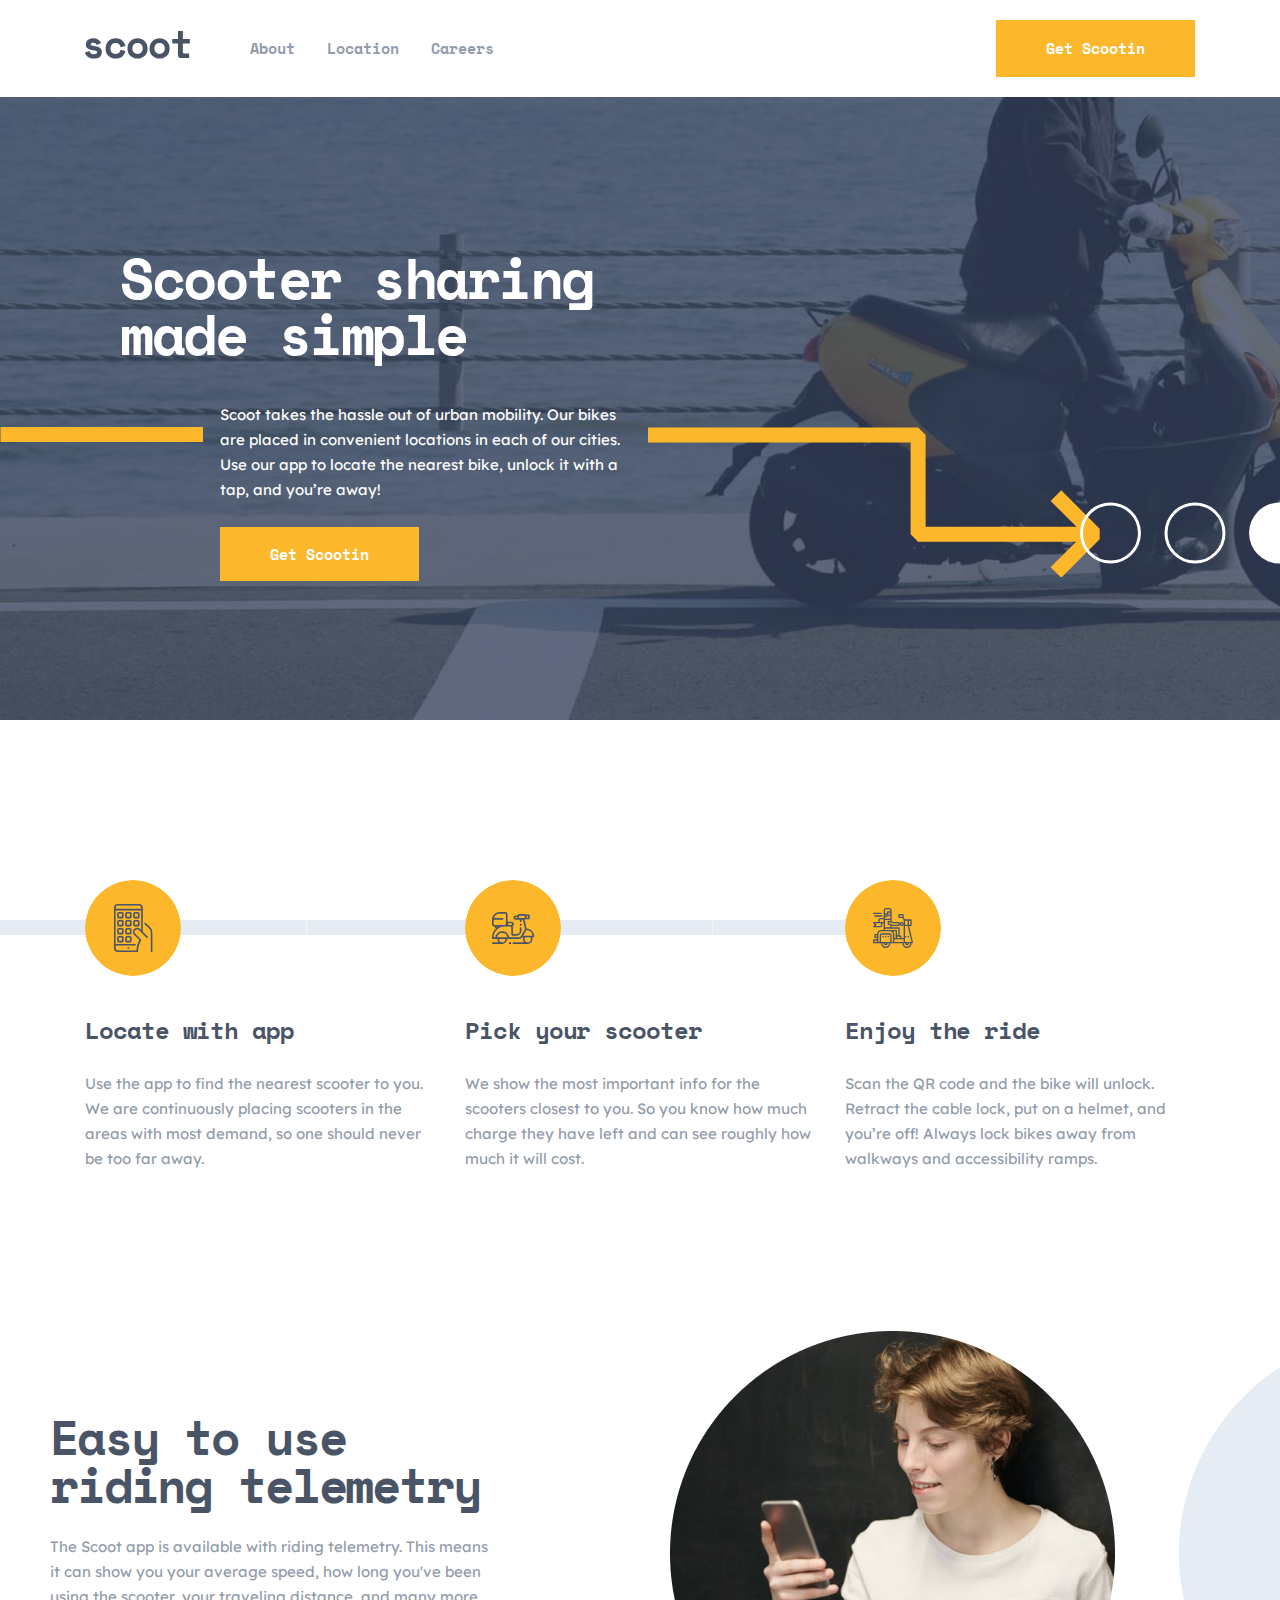
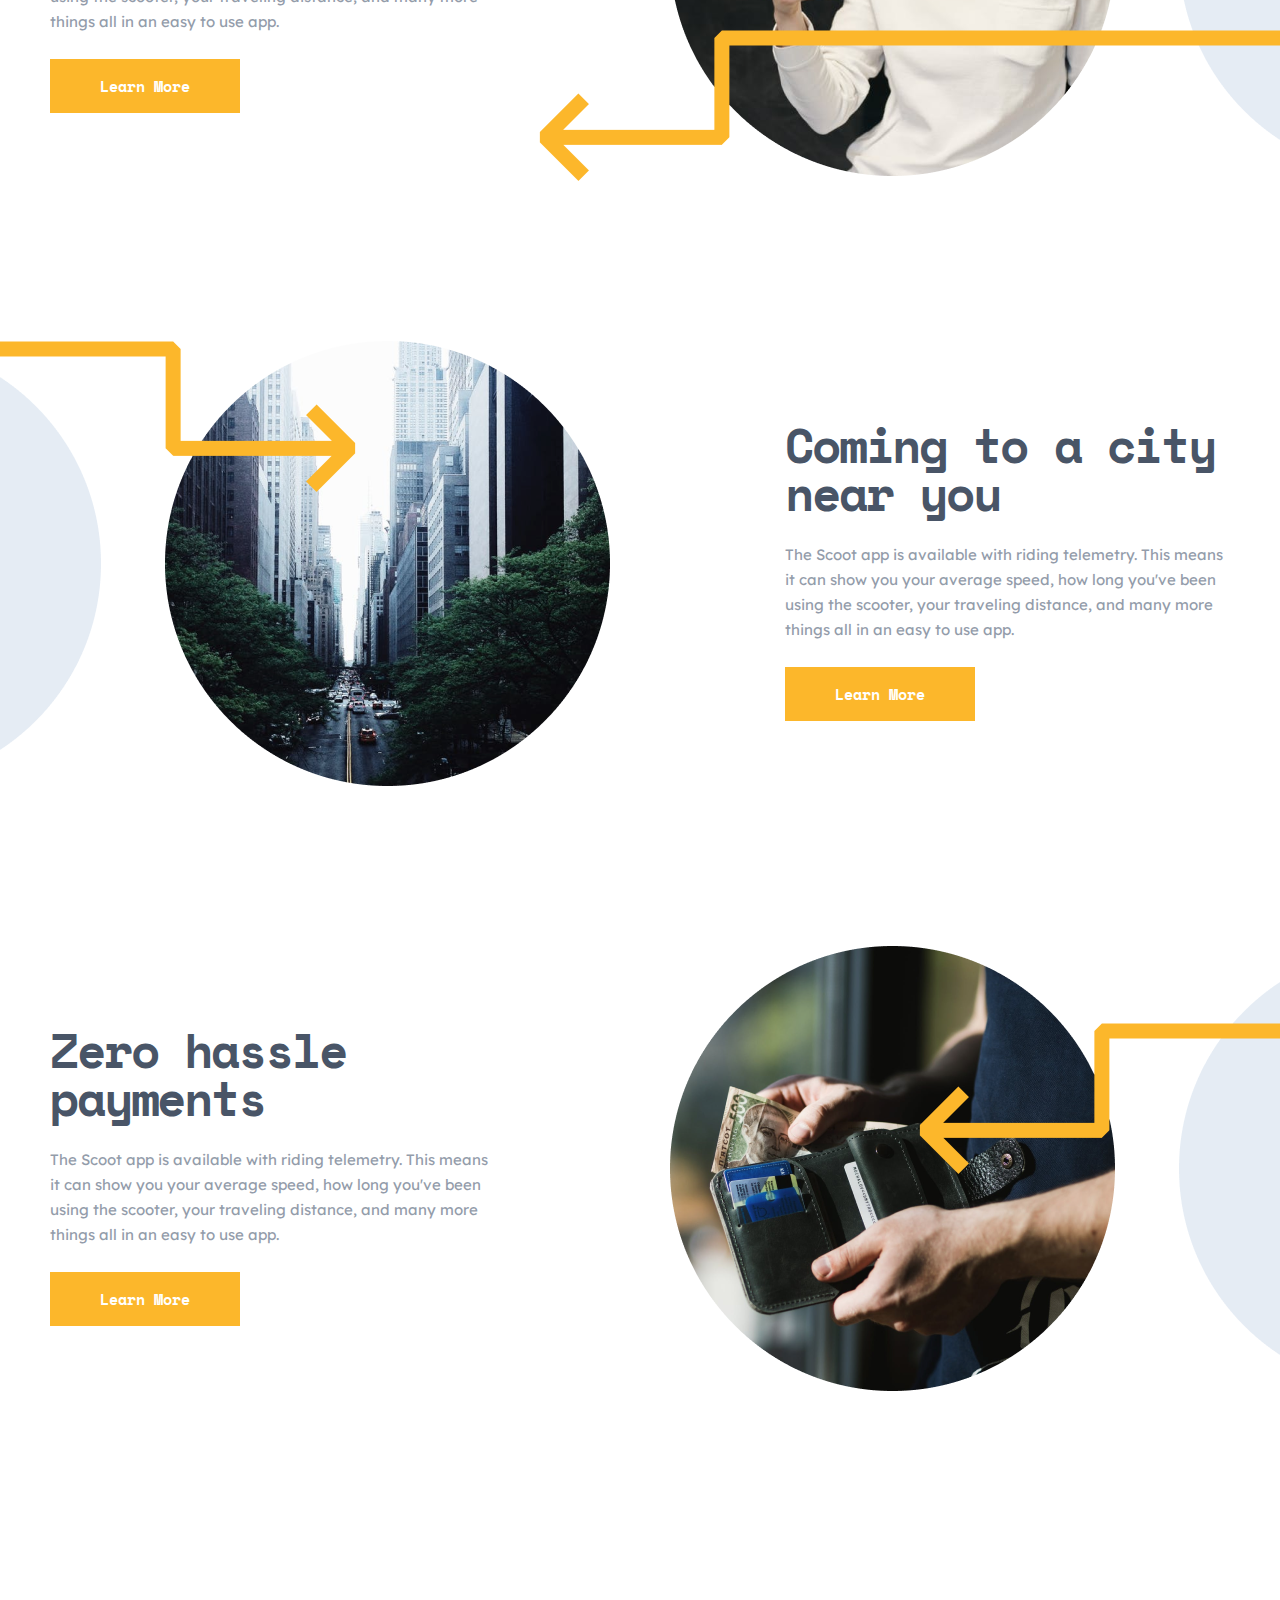
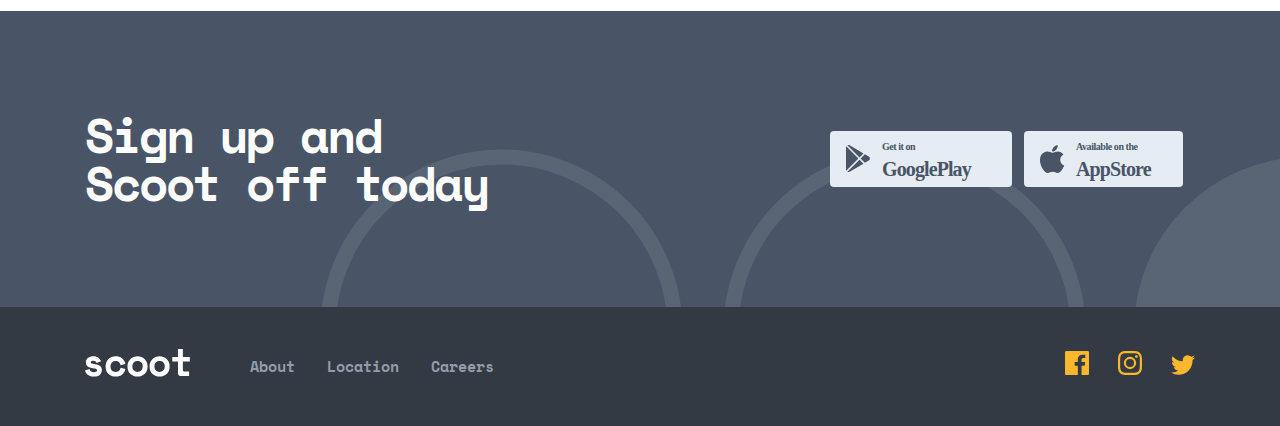
<file: index.html>
<!DOCTYPE html>
<html lang="en">
<head>
    <meta charset="UTF-8">
    <meta http-equiv="X-UA-Compatible" content="IE=edge">
    <meta name="viewport" content="width=device-width, initial-scale=1.0">
    <title>Scoot</title>
    <!-- CSS LINKS  -->
    <link rel="stylesheet" href="css/normalize.min.css">
    <link rel="stylesheet" href="css/styles.css">

    <!--FAVICON-->

    <link rel="shortcut icon" href="assets/favicon-32x32.png" type="image/x-icon">
</head>
<body>

    <!-- HEADER  -->
    <header class="site-header">
        <div class="container site-header__container">
            <div class="wrapper wrapper-icons">
                <button class="toggle"></button>
                <a class="logo-img" href="index.html"><img class="logo" src="assets/logo.svg" alt="Site Logo" width="105" height="28"></a>
            </div>

            <div class="wrapper wrapper-nav">
                <ul class="nav-list">
                    <li class="nav-item">
                        <a href="about.html" class="nav-link">About</a>
                    </li>
                    <li class="nav-item">
                        <a href="location.html" class="nav-link">Location</a>
                    </li>
                    <li class="nav-item">
                        <a href="careers.html" class="nav-link">Careers</a>
                    </li>
                </ul>

                <a href="#" class="button">Get scootin</a>
            </div>
        </div>
    </header>


    <!-- MAIN  -->
    <main class="site-main">
        <header class="main__header">
            <div class="main__header-info">
                <h1 class="main__header-caption">Scooter sharing <br> made simple</h1>
                <div class="main__header-text">
                    <p>Scoot takes the hassle out of urban mobility. Our bikes are placed in convenient locations in each of our cities. Use our app to locate the nearest bike, unlock it with a tap, and you’re away!</p>
                    <a class="button" href="#">Get scootin</a>
                </div>
            </div>
        </header>

        <section class="advantage">
            <div class="advantage-container container">
                <div class="advantage-container__text advantage-container__text-locate">
                    <h4>Locate with app</h4>
                    <p>Use the app to find the nearest scooter to you. We are continuously placing scooters in the areas with most demand, so one should never be too far away. </p>
                </div>

                <div class="advantage-container__text advantage-container__text-scooter">
                    <h4>Pick your scooter</h4>
                    <p>We show the most important info for the scooters closest to you. So you know how much charge they have left and can see roughly how much it will cost.</p>
                </div>

                <div class="advantage-container__text advantage-container__text-ride">
                    <h4>Enjoy the ride</h4>
                    <p>Scan the QR code and the bike will unlock. Retract the cable lock, put on a helmet, and you’re off! Always lock bikes away from walkways and accessibility ramps.</p>
                </div>
            </div>
        </section>

        <section class="main-info">
            <div class="main-info__container main-info__container-right">
                <div class="main-info__container-text">
                    <h2>Easy to use
                        riding telemetry</h2>
                    <p>The Scoot app is available with riding telemetry. This means it can show you your average speed, how long you've been using the scooter, your traveling distance, and many more things all in an easy to use app.</p>
                    <a class="button" href="#">Learn More</a>
                </div>
                <img class="desktop-image" src="assets/images/telemetry.png" alt="Telementry">
                <img class="mobile-image" src="assets/images/telemetry-mobile.png" alt="Telementry">
            </div>
            <div class="main-info__container main-info__container-left">
                <img class="desktop-image" src="assets/images/near-city.png" alt="Near City">
                <img class="mobile-image" src="assets/images/near-you-mobile.png" alt="Near City">
                <div class="main-info__container-text">
                    <h2>Coming to a city near you</h2>
                    <p>The Scoot app is available with riding telemetry. This means it can show you your average speed, how long you've been using the scooter, your traveling distance, and many more things all in an easy to use app.</p>
                    <a class="button" href="#">Learn More</a>
                </div>
            </div>
            <div class="main-info__container main-info__container-right">
                <div class="main-info__container-text">
                    <h2>Zero hassle payments</h2>
                    <p>The Scoot app is available with riding telemetry. This means it can show you your average speed, how long you've been using the scooter, your traveling distance, and many more things all in an easy to use app.</p>
                    <a class="button" href="#">Learn More</a>
                </div>
                <img class="desktop-image" src="assets/images/payments.png" alt="Payments">
                <img class="mobile-image" src="assets/images/payments-mobile.png" alt="Payments">
            </div>
        </section>

        
    </main>

    <footer class="site-footer">
        <div class="footer-scoot container">
            <div class="footer-scoot__text">
                <h2>Sign up and Scoot off today</h2>
            </div>
            <div class="footer-scoot__download">
                <a class="download-scoot__link" href="#"><img src="assets/icons/google-play.svg" alt="Download"></a>
                <a class="download-scoot__link" href="#"><img src="assets/icons/app-store.svg" alt="Download"></a>
            </div>
        </div>

        <div class="footer-nav">
            <div class="container site-footer__container">
                <div class="wrapper wrapper-icons">
                    <a class="logo-img" href="index.html"><img class="logo" src="assets/logo-white.svg" alt="Site Logo" width="105" height="28"></a>
                </div>
    
                <div class="wrapper wrapper-nav">
                    <ul class="nav-list">
                        <li class="nav-item">
                            <a href="about.html" class="nav-link">About</a>
                        </li>
                        <li class="nav-item">
                            <a href="location.html" class="nav-link">Location</a>
                        </li>
                        <li class="nav-item">
                            <a href="careers.html" class="nav-link">Careers</a>
                        </li>
                    </ul>
    
                    <div class="socials">
                        <a class="social-icon" href="http://facebook.com"><img src="assets/icons/facebook.svg" alt="Facebook"></a>
                        <a class="social-icon" href="http://instagram.com"><img src="assets/icons/instagram.svg" alt="Instagram"></a>
                        <a class="social-icon" href="http://twitter.com"><img src="assets/icons/twitter.svg" alt="Twitter"></a>
                    </div>
                </div>
            </div>
        </div>
    </footer>
    <script src="js/scripts.js"></script>
</body>
</html>
</file>
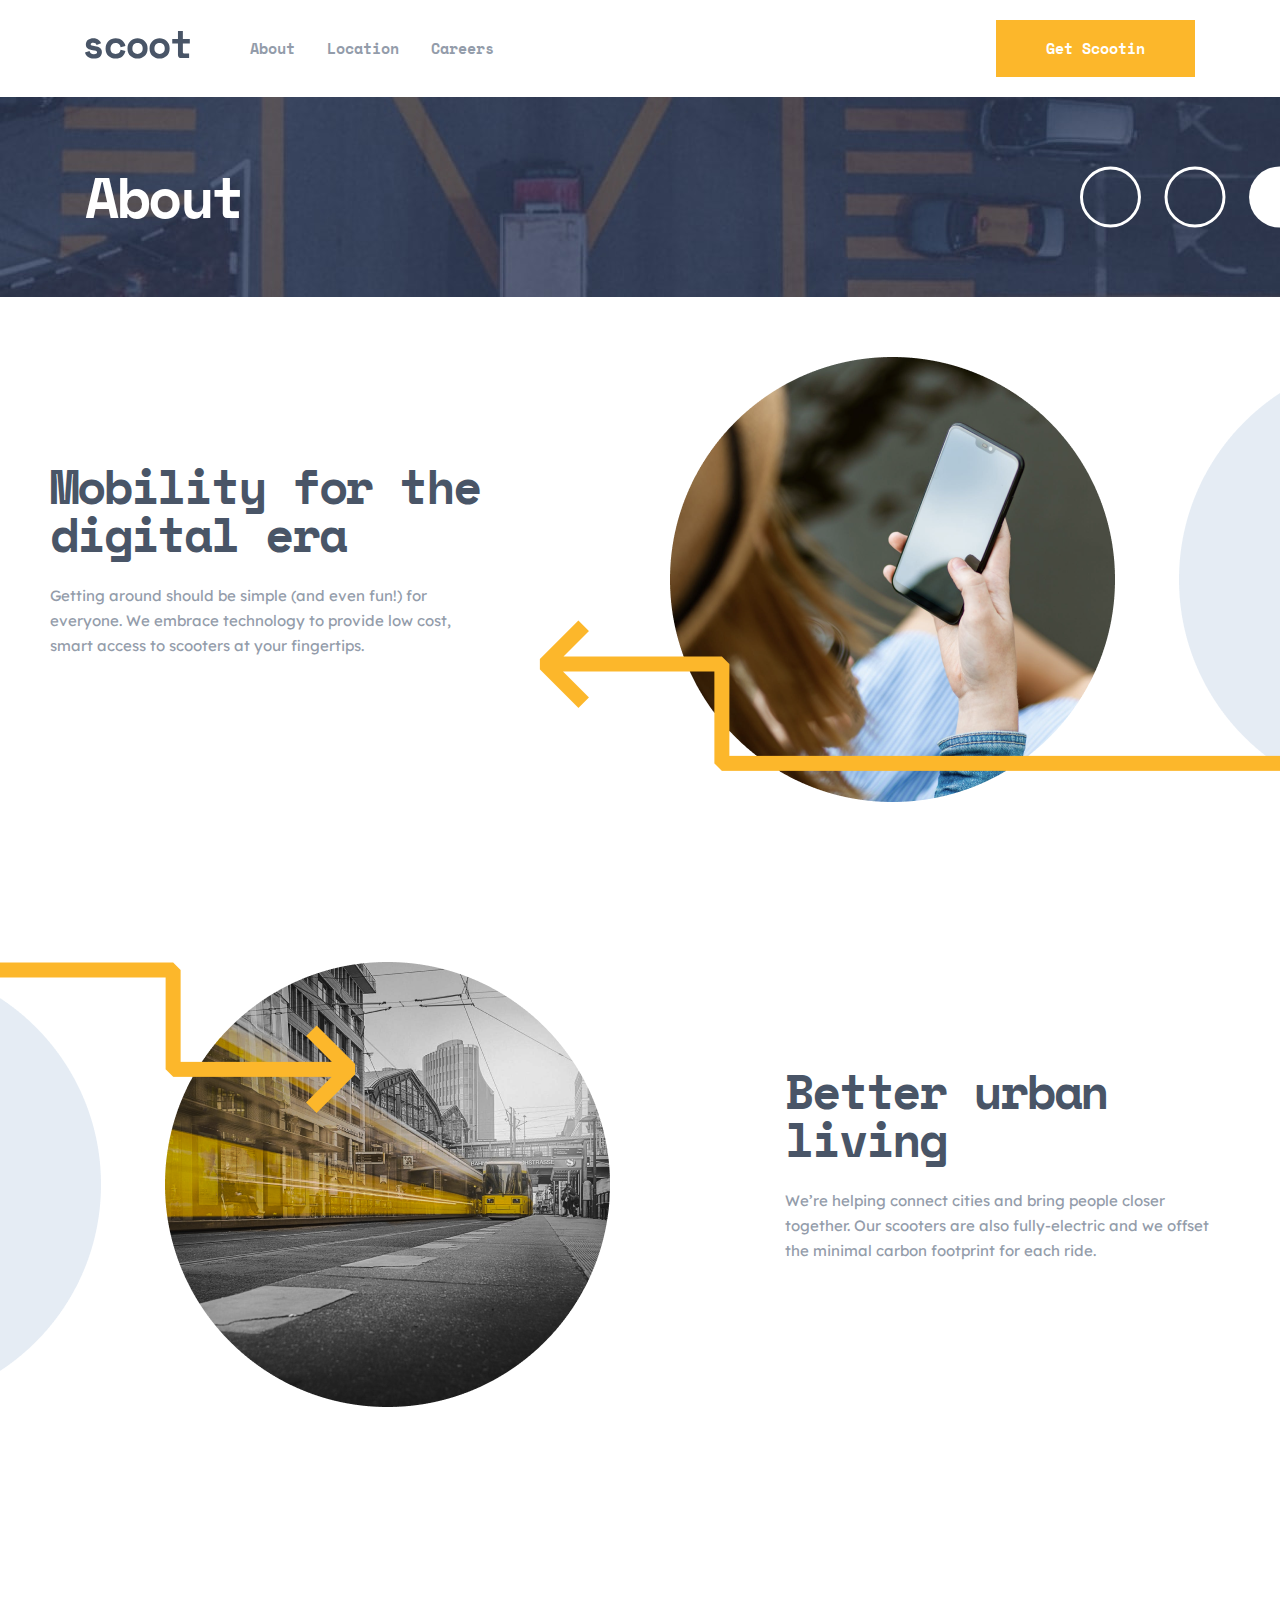
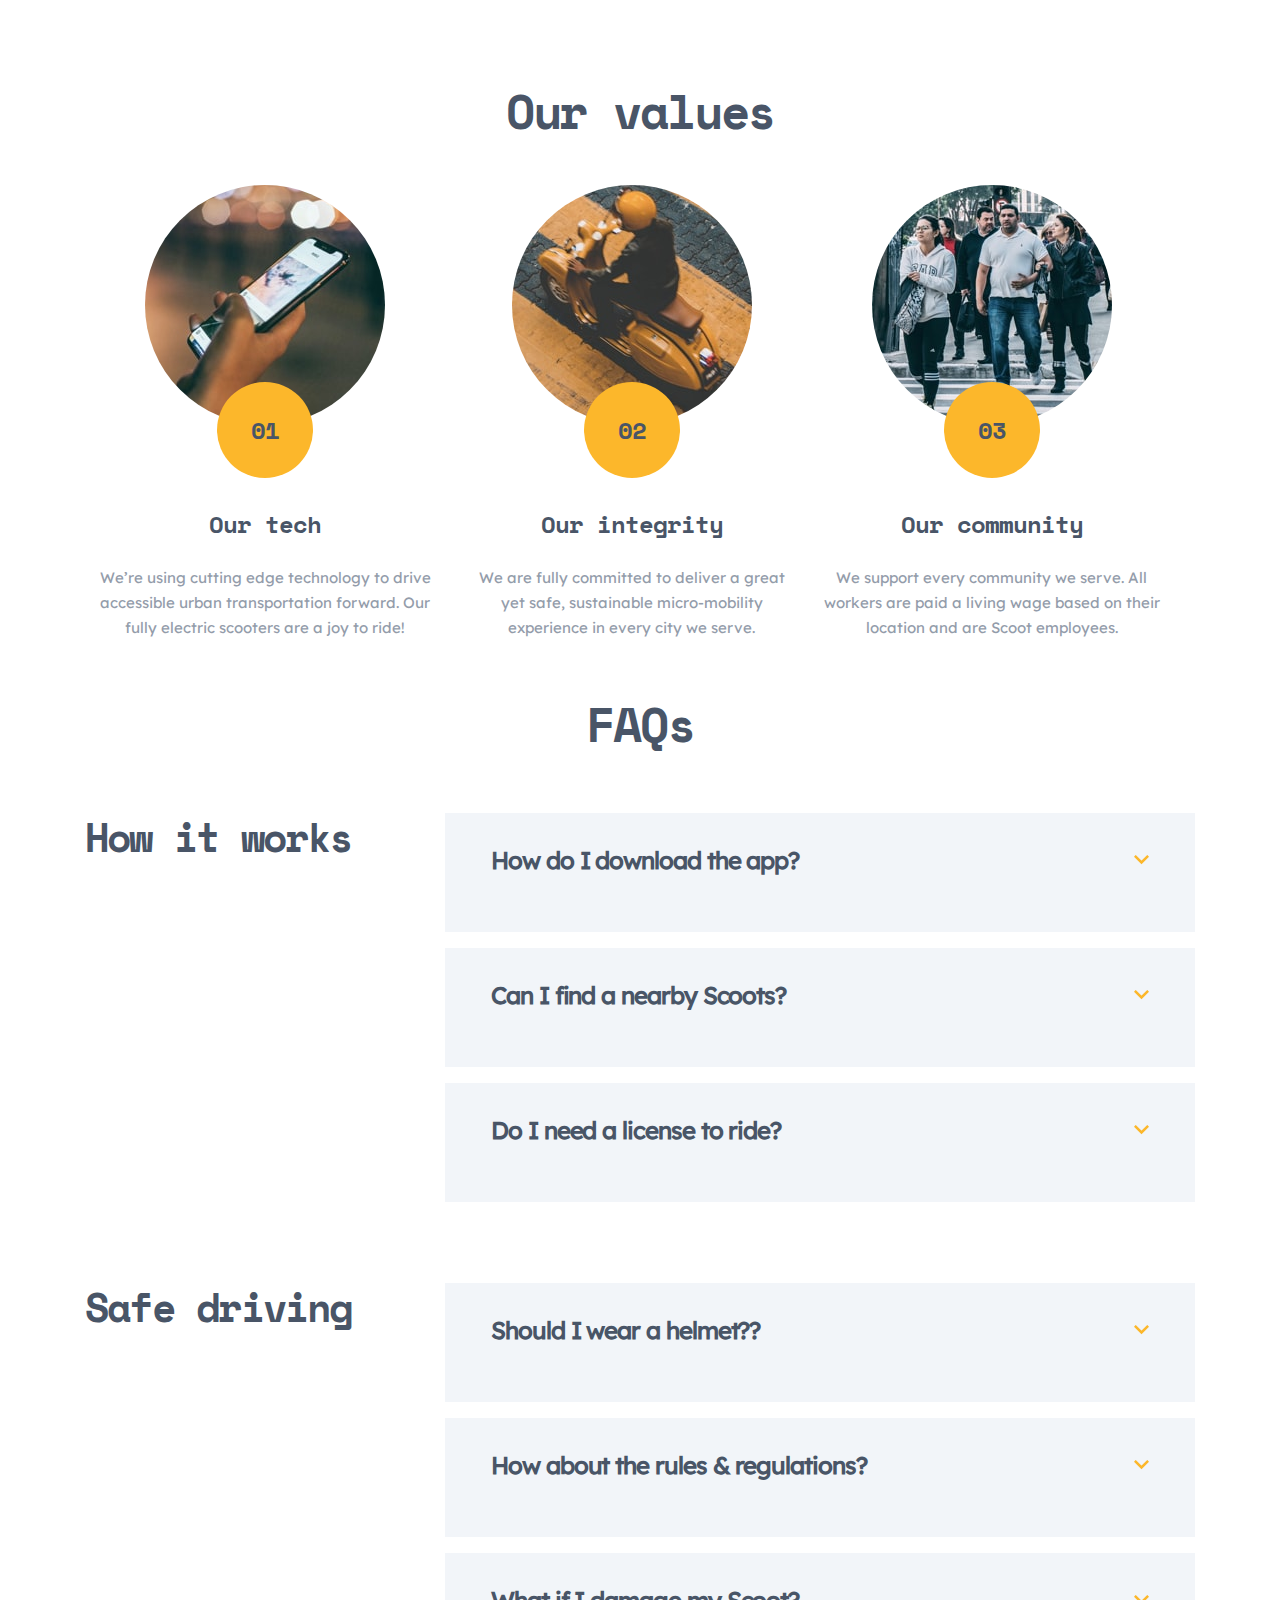
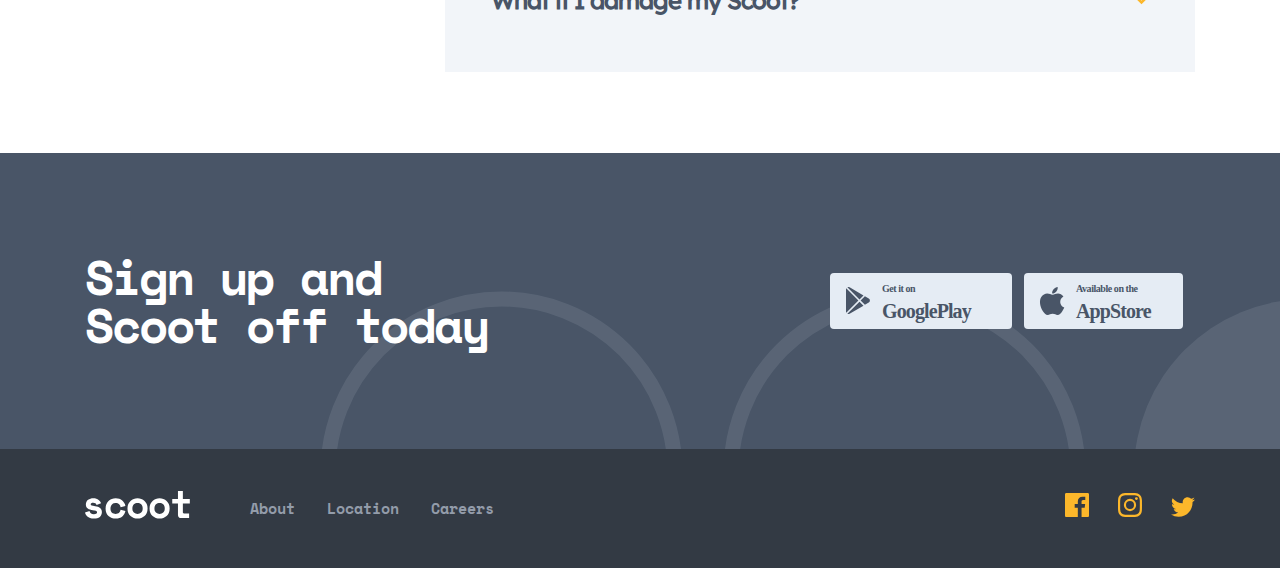
<file: about.html>
<!DOCTYPE html>
<html lang="en">
<head>
    <meta charset="UTF-8">
    <meta http-equiv="X-UA-Compatible" content="IE=edge">
    <meta name="viewport" content="width=device-width, initial-scale=1.0">
    <title>Scoot - About</title>
    <!-- CSS LINKS  -->
    <link rel="stylesheet" href="css/normalize.min.css">
    <link rel="stylesheet" href="css/styles.css">

    <!--FAVICON-->

    <link rel="shortcut icon" href="assets/favicon-32x32.png" type="image/x-icon">
</head>
<body>

    <!-- HEADER  -->
    <header class="site-header">
        <div class="container site-header__container">
            <div class="wrapper wrapper-icons">
                <button class="toggle"></button>
                <a class="logo-img" href="index.html"><img class="logo" src="assets/logo.svg" alt="Site Logo" width="105" height="28"></a>
            </div>

            <div class="wrapper wrapper-nav">
                <ul class="nav-list">
                    <li class="nav-item">
                        <a href="about.html" class="nav-link">About</a>
                    </li>
                    <li class="nav-item">
                        <a href="location.html" class="nav-link">Location</a>
                    </li>
                    <li class="nav-item">
                        <a href="careers.html" class="nav-link">Careers</a>
                    </li>
                </ul>

                <a href="#" class="button">Get scootin</a>
            </div>
        </div>
    </header>


    <!-- MAIN  -->
    <main class="site-main">
        <header class="main-header">
            <div class="container">
                <h1>About</h1>
            </div>
        </header>

        <section class="main-info">
            <div class="main-info__container main-info__container-right">
                <div class="main-info__container-text">
                    <h2>Mobility for the digital era</h2>
                    <p>Getting around should be simple (and even fun!) for everyone. We embrace technology to provide low cost, smart access to scooters at your fingertips.</p>
                </div>
                <img class="desktop-image" src="assets/images/digital-era.png" alt="Digital Era">
                <img class="mobile-image" src="assets/images/digital-era-mobile.png" alt="Digital Era">
            </div>
            <div class="main-info__container main-info__container-left">
                <img class="desktop-image" src="assets/images/better-living.png" alt="Better Living">
                <img class="mobile-image" src="assets/images/better-living-mobile.png" alt="Better Living">
                <div class="main-info__container-text">
                    <h2>Better urban living</h2>
                    <p>We’re helping connect cities and bring people closer together. Our scooters are also fully-electric and we offset the minimal carbon footprint for each ride.</p>
                </div>
            </div>
        </section>
        <section class="our-values">
            <h2>Our values</h2>
            <div class="container value-container">
                <div class="value">
                    <img class="value-img" src="assets/images/our-tech.jpg" alt="Our Tech" width="240" height="240">
                    <div class="value-text">
                        <h4 class="value-number">01</h4>
                        <h4 class="value-caption">Our tech</h4>
                        <p>We’re using cutting edge technology to drive accessible urban transportation forward. Our fully electric scooters are a joy to ride!</p>
                    </div>
                </div>
                <div class="value">
                    <img class="value-img" src="assets/images/our-integrity.jpg" alt="Our Tech" width="240" height="240">
                    <div class="value-text">
                        <h4 class="value-number">02</h4>
                        <h4 class="value-caption">Our integrity</h4>
                        <p>We are fully committed to deliver a great yet safe, sustainable micro-mobility experience in every city we serve.</p>
                    </div>
                </div>
                <div class="value">
                    <img class="value-img" src="assets/images/our-community.jpg" alt="Our Tech" width="240" height="240">
                    <div class="value-text">
                        <h4 class="value-number">03</h4>
                        <h4 class="value-caption">Our community</h4>
                        <p>We support every community we serve. All workers are paid a living wage based on their location and are Scoot employees.</p>
                    </div>
                </div>
            </div>
            
        </section>
        

        <section class="faqs">
            <h2>FAQs</h2>
            <div class="container">
                <div class="faqs-container">
                    <h3 class="faqs-caption">How it works</h3>
                    <div class="question-container">
                        <div class="question">
                            <button class="question-button">How do I download the app?</button>
                            <p class="question-text">To download the Scoot app, you can search “Scoot” in both the App and Google Play stores. An even simpler way to do it would be to click the relevant link at the bottom of this page and you’ll be re-directed to the correct page.</p>
                        </div>
                        <div class="question">
                            <button class="question-button">Can I find a nearby Scoots?</button>
                            <p class="question-text">To download the Scoot app, you can search “Scoot” in both the App and Google Play stores. An even simpler way to do it would be to click the relevant link at the bottom of this page and you’ll be re-directed to the correct page.</p>
                        </div>
                        <div class="question">
                            <button class="question-button">Do I need a license to ride?</button>
                            <p class="question-text">To download the Scoot app, you can search “Scoot” in both the App and Google Play stores. An even simpler way to do it would be to click the relevant link at the bottom of this page and you’ll be re-directed to the correct page.</p>
                        </div>
                    </div>
                </div>
                <div class="faqs-container">
                    <h3 class="faqs-caption">Safe driving</h3>
                    <div class="question-container">
                        <div class="question">
                            <button class="question-button">Should I wear a helmet??</button>
                            <p class="question-text">To download the Scoot app, you can search “Scoot” in both the App and Google Play stores. An even simpler way to do it would be to click the relevant link at the bottom of this page and you’ll be re-directed to the correct page.</p>
                        </div>
                        <div class="question">
                            <button class="question-button">How about the rules & regulations?</button>
                            <p class="question-text">To download the Scoot app, you can search “Scoot” in both the App and Google Play stores. An even simpler way to do it would be to click the relevant link at the bottom of this page and you’ll be re-directed to the correct page.</p>
                        </div>
                        <div class="question">
                            <button class="question-button">What if I damage my Scoot?</button>
                            <p class="question-text">To download the Scoot app, you can search “Scoot” in both the App and Google Play stores. An even simpler way to do it would be to click the relevant link at the bottom of this page and you’ll be re-directed to the correct page.</p>
                        </div>
                    </div>
                </div>
            </div>
        </section>
    </main>

    <footer class="site-footer">
        <div class="footer-scoot container">
            <div class="footer-scoot__text">
                <h2>Sign up and Scoot off today</h2>
            </div>
            <div class="footer-scoot__download">
                <a class="download-scoot__link" href="#"><img src="assets/icons/google-play.svg" alt="Download"></a>
                <a class="download-scoot__link" href="#"><img src="assets/icons/app-store.svg" alt="Download"></a>
            </div>
        </div>

        <div class="footer-nav">
            <div class="container site-footer__container">
                <div class="wrapper wrapper-icons">
                    <a class="logo-img" href="index.html"><img class="logo" src="assets/logo-white.svg" alt="Site Logo" width="105" height="28"></a>
                </div>
    
                <div class="wrapper wrapper-nav">
                    <ul class="nav-list">
                        <li class="nav-item">
                            <a href="about.html" class="nav-link">About</a>
                        </li>
                        <li class="nav-item">
                            <a href="location.html" class="nav-link">Location</a>
                        </li>
                        <li class="nav-item">
                            <a href="careers.html" class="nav-link">Careers</a>
                        </li>
                    </ul>
    
                    <div class="socials">
                        <a class="social-icon" href="http://facebook.com"><img src="assets/icons/facebook.svg" alt="Facebook"></a>
                        <a class="social-icon" href="http://instagram.com"><img src="assets/icons/instagram.svg" alt="Instagram"></a>
                        <a class="social-icon" href="http://twitter.com"><img src="assets/icons/twitter.svg" alt="Twitter"></a>
                    </div>
                </div>
            </div>
        </div>
    </footer>
    <script src="js/scripts.js"></script>
</body>
</html>
</file>
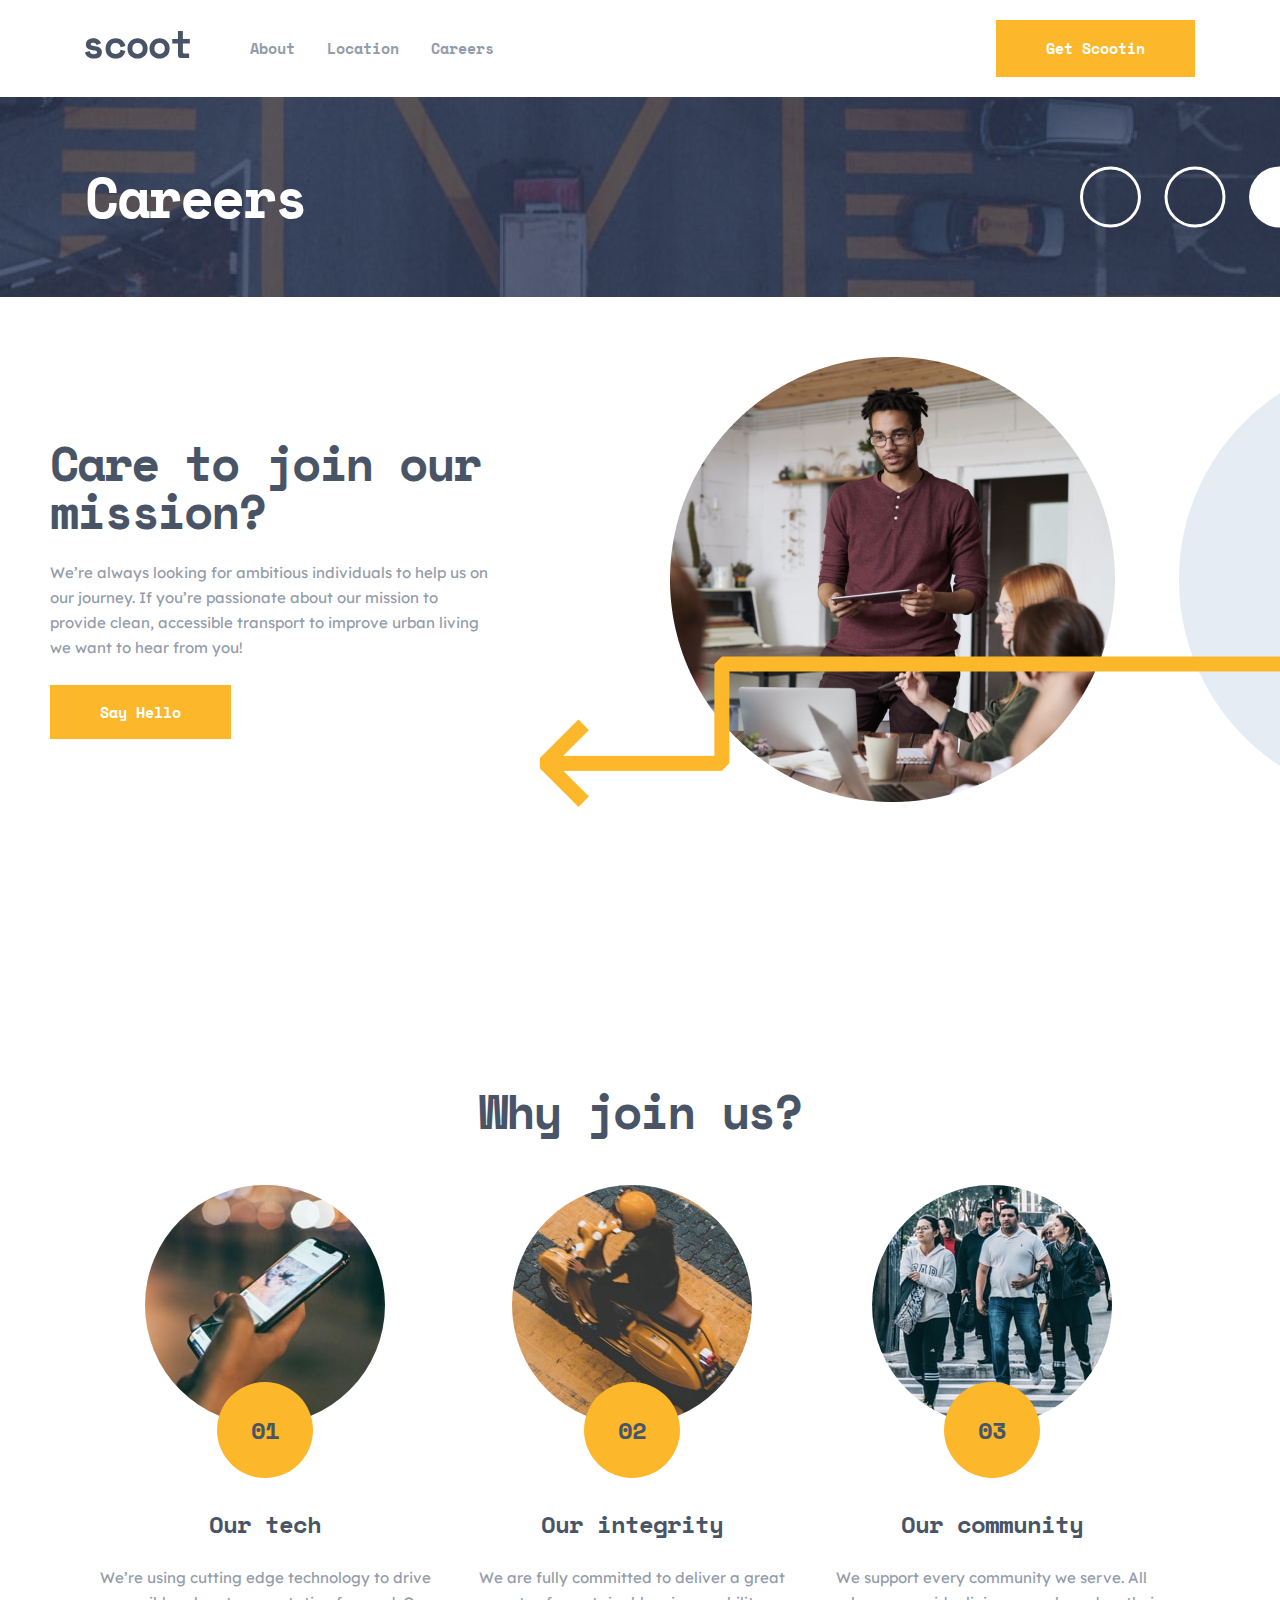
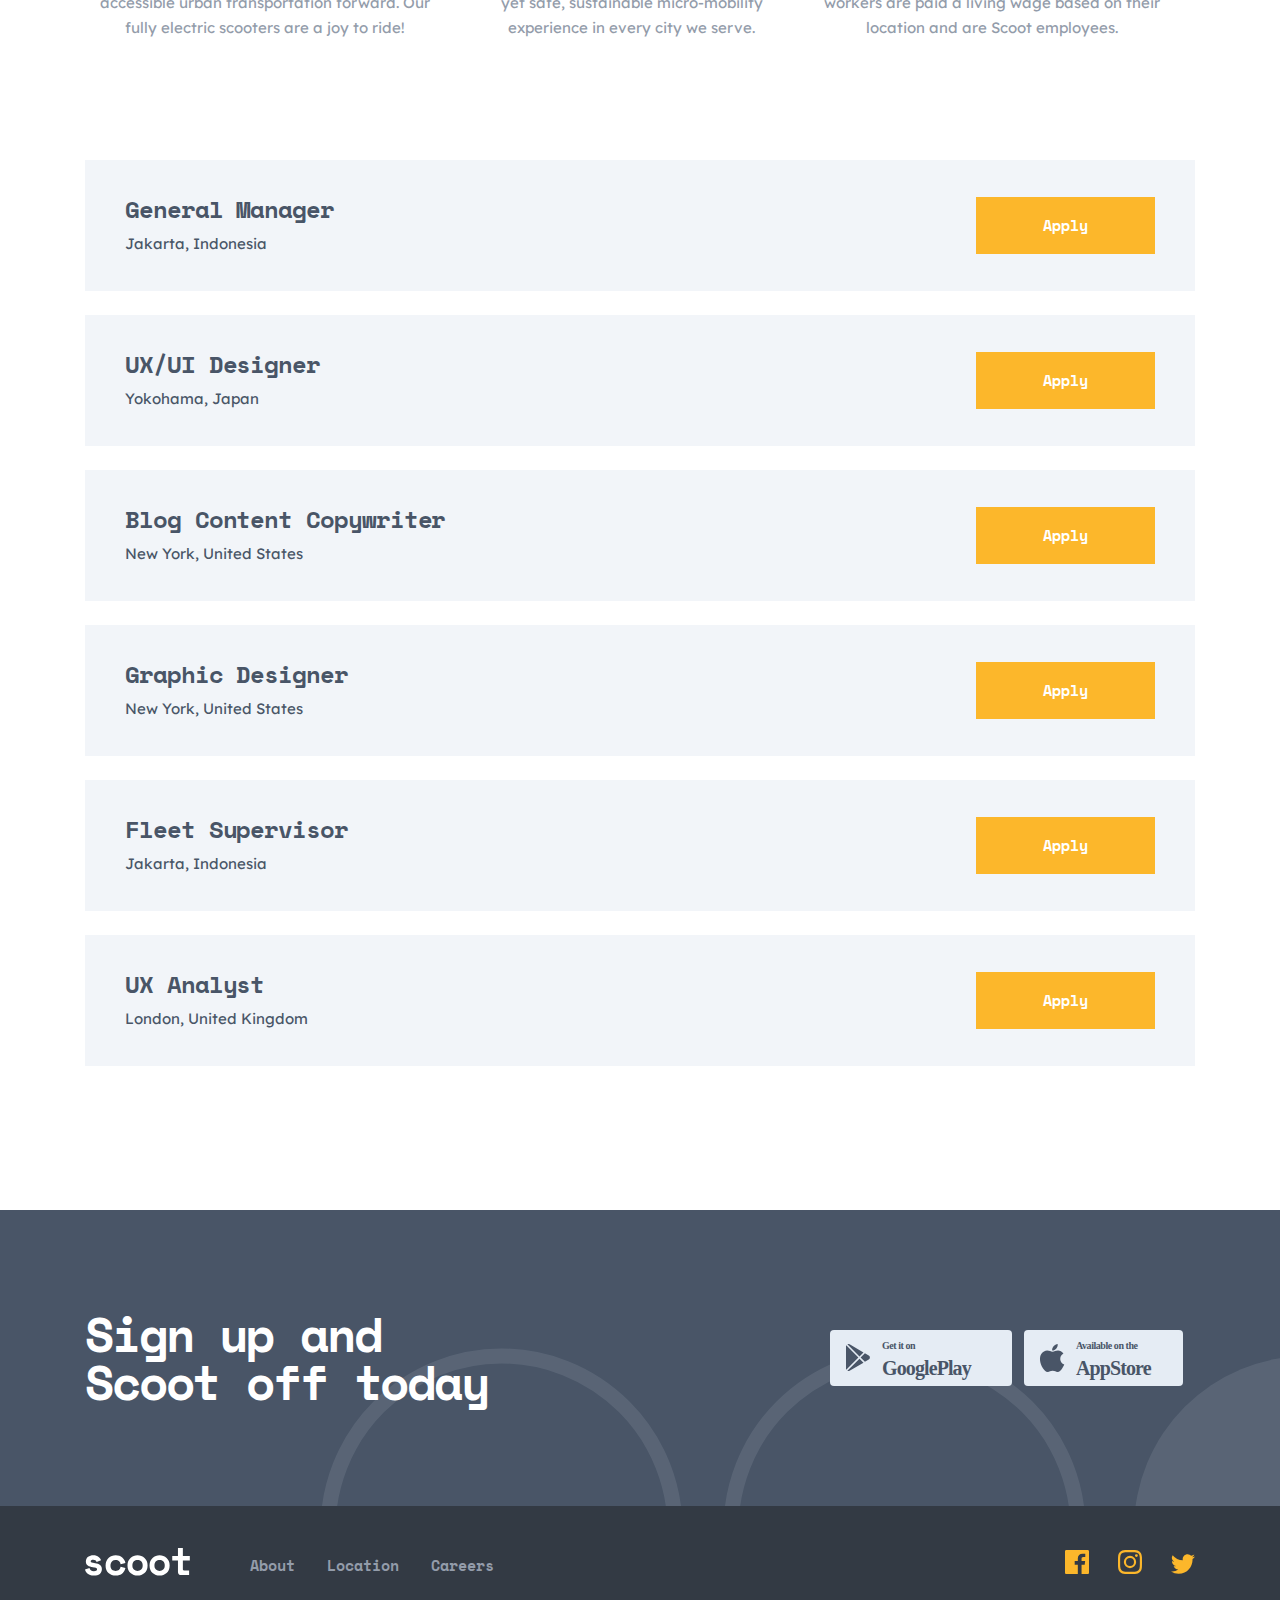
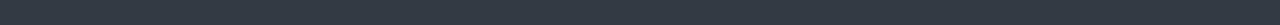
<file: careers.html>
<!DOCTYPE html>
<html lang="en">
<head>
    <meta charset="UTF-8">
    <meta http-equiv="X-UA-Compatible" content="IE=edge">
    <meta name="viewport" content="width=device-width, initial-scale=1.0">
    <title>Scoot - Careers</title>
    <!-- CSS LINKS  -->
    <link rel="stylesheet" href="css/normalize.min.css">
    <link rel="stylesheet" href="css/styles.css">

    <!--FAVICON-->

    <link rel="shortcut icon" href="assets/favicon-32x32.png" type="image/x-icon">
</head>
<body>

    <!-- HEADER  -->
    <header class="site-header">
        <div class="container site-header__container">
            <div class="wrapper wrapper-icons">
                <button class="toggle"></button>
                <a class="logo-img" href="index.html"><img class="logo" src="assets/logo.svg" alt="Site Logo" width="105" height="28"></a>
            </div>

            <div class="wrapper wrapper-nav">
                <ul class="nav-list">
                    <li class="nav-item">
                        <a href="about.html" class="nav-link">About</a>
                    </li>
                    <li class="nav-item">
                        <a href="location.html" class="nav-link">Location</a>
                    </li>
                    <li class="nav-item">
                        <a href="careers.html" class="nav-link">Careers</a>
                    </li>
                </ul>

                <a href="#" class="button">Get scootin</a>
            </div>
        </div>
    </header>


    <!-- MAIN  -->
    <main class="site-main">
        <header class="main-header">
            <div class="container">
                <h1>Careers</h1>
            </div>
        </header>
        <section class="main-info">
            <div class="main-info__container main-info__container-right">
                <div class="main-info__container-text">
                    <h2>Care to join our mission?</h2>
                    <p>We’re always looking for ambitious individuals to help us on our journey. If you’re passionate about our mission to provide clean, accessible transport to improve urban living we want to hear from you!</p>
                    <a class="button" href="#">Say Hello</a>
                </div>
                <img class="desktop-image" src="assets/images/join-our.png" alt="Join Us">
                <img class="mobile-image" src="assets/images/join-us-mobile.png" alt="Join Us">
            </div>
        </section>

        <section class="our-values">
            <h2>Why join us?</h2>
            <div class="container value-container">
                <div class="value">
                    <img class="value-img" src="assets/images/our-tech.jpg" alt="Our Tech" width="240" height="240">
                    <div class="value-text">
                        <h4 class="value-number">01</h4>
                        <h4 class="value-caption">Our tech</h4>
                        <p>We’re using cutting edge technology to drive accessible urban transportation forward. Our fully electric scooters are a joy to ride!</p>
                    </div>
                </div>
                <div class="value">
                    <img class="value-img" src="assets/images/our-integrity.jpg" alt="Our Tech" width="240" height="240">
                    <div class="value-text">
                        <h4 class="value-number">02</h4>
                        <h4 class="value-caption">Our integrity</h4>
                        <p>We are fully committed to deliver a great yet safe, sustainable micro-mobility experience in every city we serve.</p>
                    </div>
                </div>
                <div class="value">
                    <img class="value-img" src="assets/images/our-community.jpg" alt="Our Tech" width="240" height="240">
                    <div class="value-text">
                        <h4 class="value-number">03</h4>
                        <h4 class="value-caption">Our community</h4>
                        <p>We support every community we serve. All workers are paid a living wage based on their location and are Scoot employees.</p>
                    </div>
                </div>
            </div>
            
        </section>


        <section class="jobs">
            <div class="container">
                <div class="jobs-info">
                    <div class="jobs-info__text">
                        <h4>General Manager</h4>
                        <p>Jakarta, Indonesia</p>
                    </div>
                    <a class="button" href="#">Apply</a>
                </div>
                <div class="jobs-info">
                    <div class="jobs-info__text">
                        <h4>UX/UI Designer</h4>
                        <p>Yokohama, Japan</p>
                    </div>
                    <a class="button" href="#">Apply</a>
                </div>
                <div class="jobs-info">
                    <div class="jobs-info__text">
                        <h4>Blog Content Copywriter</h4>
                        <p>New York, United States</p>
                    </div>
                    <a class="button" href="#">Apply</a>
                </div>
                <div class="jobs-info">
                    <div class="jobs-info__text">
                        <h4>Graphic Designer</h4>
                        <p>New York, United States</p>
                    </div>
                    <a class="button" href="#">Apply</a>
                </div>
                <div class="jobs-info">
                    <div class="jobs-info__text">
                        <h4>Fleet Supervisor</h4>
                        <p>Jakarta, Indonesia</p>
                    </div>
                    <a class="button" href="#">Apply</a>
                </div>
                <div class="jobs-info">
                    <div class="jobs-info__text">
                        <h4>UX Analyst</h4>
                        <p>London, United Kingdom</p>
                    </div>
                    <a class="button" href="#">Apply</a>
                </div>
            </div>
        </section>
        
    </main>

    <footer class="site-footer">
        <div class="footer-scoot container">
            <div class="footer-scoot__text">
                <h2>Sign up and Scoot off today</h2>
            </div>
            <div class="footer-scoot__download">
                <a class="download-scoot__link" href="#"><img src="assets/icons/google-play.svg" alt="Download"></a>
                <a class="download-scoot__link" href="#"><img src="assets/icons/app-store.svg" alt="Download"></a>
            </div>
        </div>

        <div class="footer-nav">
            <div class="container site-footer__container">
                <div class="wrapper wrapper-icons">
                    <a class="logo-img" href="index.html"><img class="logo" src="assets/logo-white.svg" alt="Site Logo" width="105" height="28"></a>
                </div>
    
                <div class="wrapper wrapper-nav">
                    <ul class="nav-list">
                        <li class="nav-item">
                            <a href="about.html" class="nav-link">About</a>
                        </li>
                        <li class="nav-item">
                            <a href="location.html" class="nav-link">Location</a>
                        </li>
                        <li class="nav-item">
                            <a href="careers.html" class="nav-link">Careers</a>
                        </li>
                    </ul>
    
                    <div class="socials">
                        <a class="social-icon" href="http://facebook.com"><img src="assets/icons/facebook.svg" alt="Facebook"></a>
                        <a class="social-icon" href="http://instagram.com"><img src="assets/icons/instagram.svg" alt="Instagram"></a>
                        <a class="social-icon" href="http://twitter.com"><img src="assets/icons/twitter.svg" alt="Twitter"></a>
                    </div>
                </div>
            </div>
        </div>
    </footer>
    <script src="js/scripts.js"></script>
</body>
</html>
</file>
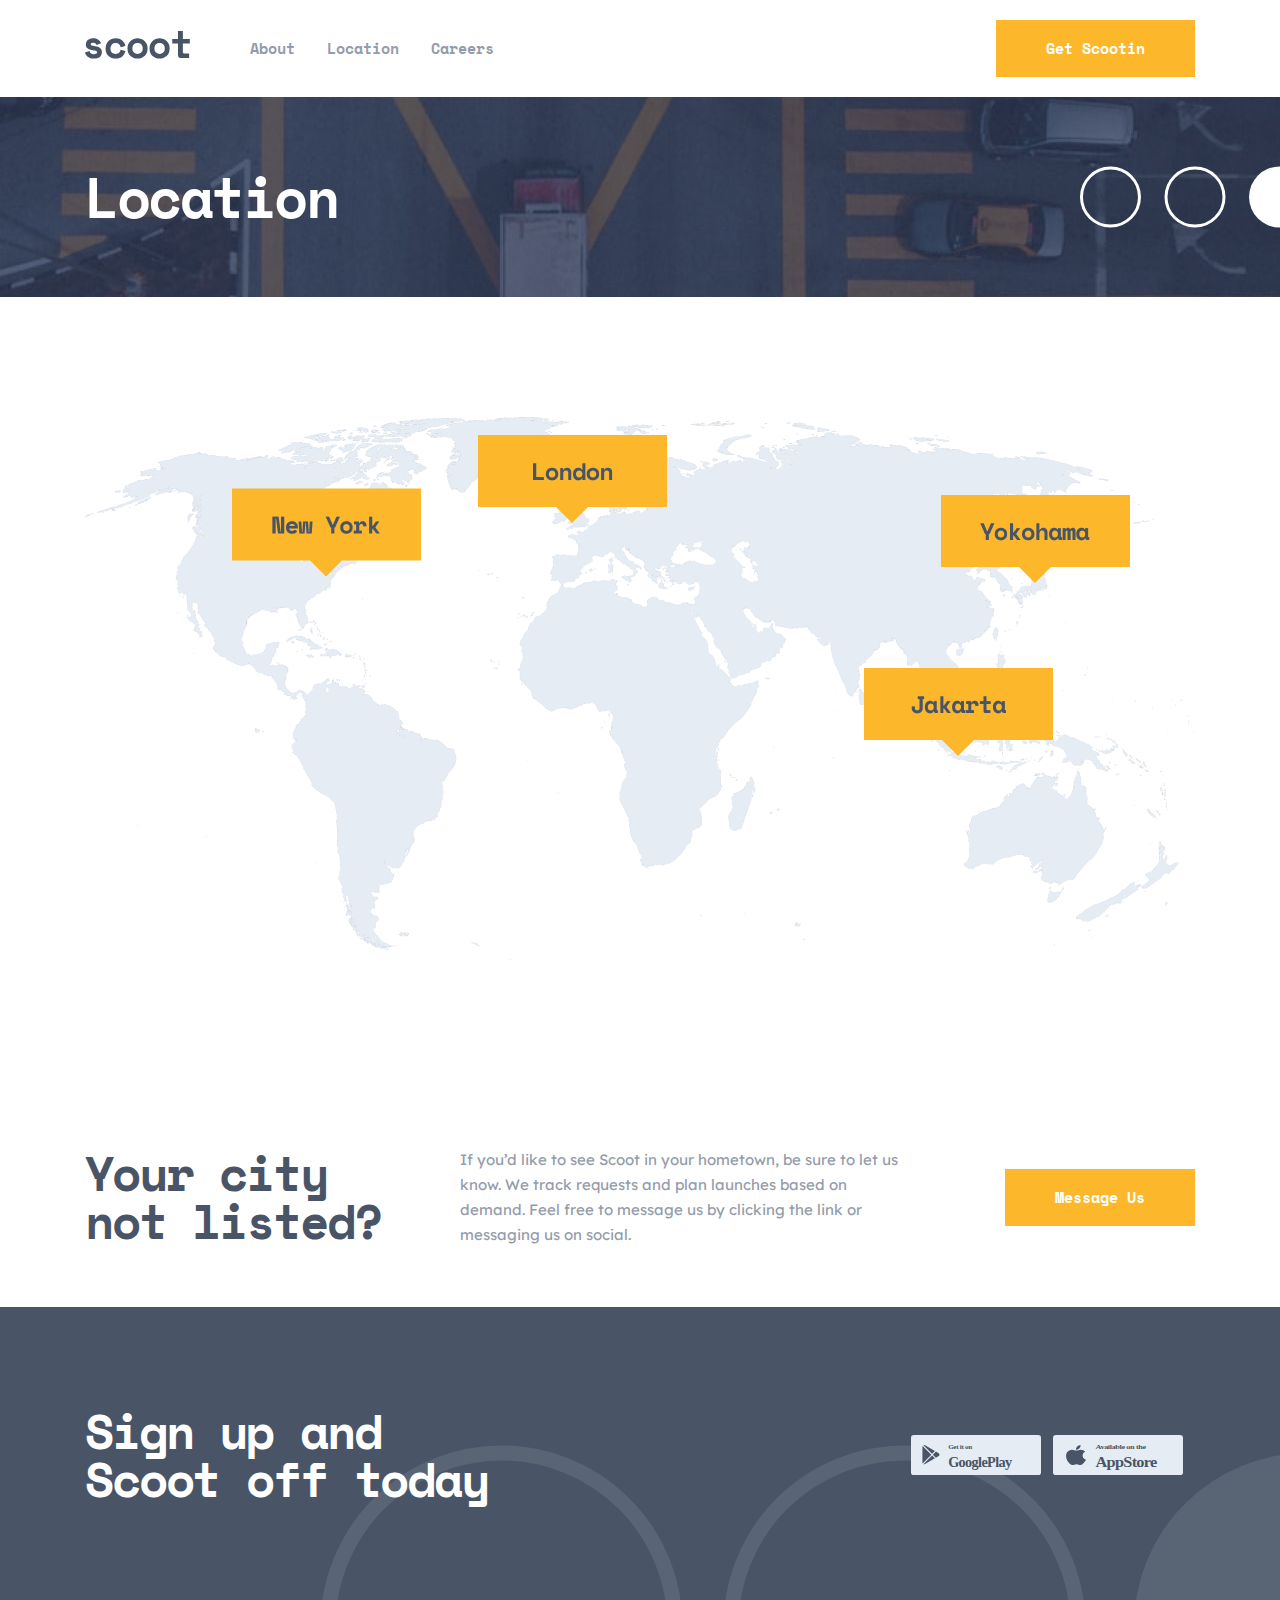
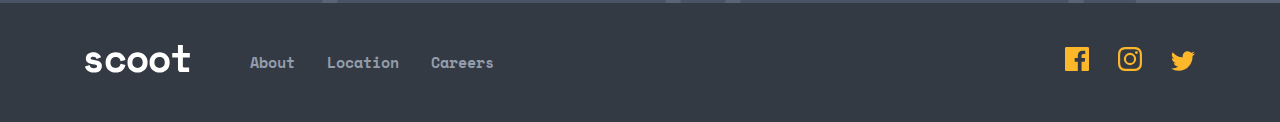
<file: location.html>
<!DOCTYPE html>
<html lang="en">
<head>
    <meta charset="UTF-8">
    <meta http-equiv="X-UA-Compatible" content="IE=edge">
    <meta name="viewport" content="width=device-width, initial-scale=1.0">
    <title>Scoot - Location</title>
    <!-- CSS LINKS  -->
    <link rel="stylesheet" href="css/normalize.min.css">
    <link rel="stylesheet" href="css/styles.css">

    <!--FAVICON-->

    <link rel="shortcut icon" href="assets/favicon-32x32.png" type="image/x-icon">
</head>
<body>

    <!-- HEADER  -->
    <header class="site-header">
        <div class="container site-header__container">
            <div class="wrapper wrapper-icons">
                <button class="toggle"></button>
                <a class="logo-img" href="index.html"><img class="logo" src="assets/logo.svg" alt="Site Logo" width="105" height="28"></a>
            </div>

            <div class="wrapper wrapper-nav">
                <ul class="nav-list">
                    <li class="nav-item">
                        <a href="about.html" class="nav-link">About</a>
                    </li>
                    <li class="nav-item">
                        <a href="location.html" class="nav-link">Location</a>
                    </li>
                    <li class="nav-item">
                        <a href="careers.html" class="nav-link">Careers</a>
                    </li>
                </ul>

                <a href="#" class="button">Get scootin</a>
            </div>
        </div>
    </header>


    <!-- MAIN  -->
    <main class="site-main">
        <header class="main-header">
            <div class="container">
                <h1>Location</h1>
            </div>
        </header>

        <section class="location">
            <div class="location-img">
                <img class="map-desktop" src="assets/images/world-map-desktop.png" alt="World Map">
                <div class="map-mobile">
                    <img src="assets/images/world-map-mobile.png" alt="World Map">
                    <h4>New York</h4>
                    <h4>London</h4>
                    <h4>Jakarta</h4>
                    <h4>Yokohama</h4>
                </div>
            </div>
            <div class="location-question container">
                <h2>Your city not listed?</h2>
                <p>If you’d like to see Scoot in your hometown, be sure to let us know. We track requests and plan launches based on demand. Feel free to message us by clicking the link or messaging us on social.</p>
                <a class="button" href="#">Message Us</a>
            </div>
        </section>
    </main>

    <footer class="site-footer">
        <div class="footer-scoot container">
            <div class="footer-scoot__text">
                <h2>Sign up and Scoot off today</h2>
            </div>
            <div class="footer-scoot__download">
                <a class="download-scoot__link" href="#"><img src="assets/icons/google-play.svg" alt="Download" width="130" height="40"></a>
                <a class="download-scoot__link" href="#"><img src="assets/icons/app-store.svg" alt="Download" width="130" height="40"></a>
            </div>
        </div>

        <div class="footer-nav">
            <div class="container site-footer__container">
                <div class="wrapper wrapper-icons">
                    <a class="logo-img" href="index.html"><img class="logo" src="assets/logo-white.svg" alt="Site Logo" width="105" height="28"></a>
                </div>
    
                <div class="wrapper wrapper-nav">
                    <ul class="nav-list">
                        <li class="nav-item">
                            <a href="about.html" class="nav-link">About</a>
                        </li>
                        <li class="nav-item">
                            <a href="location.html" class="nav-link">Location</a>
                        </li>
                        <li class="nav-item">
                            <a href="careers.html" class="nav-link">Careers</a>
                        </li>
                    </ul>
    
                    <div class="socials">
                        <a class="social-icon" href="http://facebook.com"><img src="assets/icons/facebook.svg" alt="Facebook"></a>
                        <a class="social-icon" href="http://instagram.com"><img src="assets/icons/instagram.svg" alt="Instagram"></a>
                        <a class="social-icon" href="http://twitter.com"><img src="assets/icons/twitter.svg" alt="Twitter"></a>
                    </div>
                </div>
            </div>
        </div>
    </footer>
    <script src="js/scripts.js"></script>
</body>
</html>
</file>
<file: css/styles.css>
:root{
  --background: #495567;
  --bg-color:#333A44;
  --text-color:#939caa;

  --space-mono: "Space Mono", "Arial", sans-serif;
  --lexend-deca: "Lexend Deca", "Arial", sans-serif;
}

/*WEB FONTS RELATED*/
@font-face {
  font-family: "Space Mono";
  font-style: normal;
  font-weight: 400;
  src:url("../fonts/space-mono-v6-latin-regular.woff2") format("woff2"), 
      url("../fonts/space-mono-v6-latin-regular.woff") format("woff");  
}
/* space-mono-700 - latin */
@font-face {
  font-family: "Space Mono";
  font-style: normal;
  font-weight: 700;
  src:url("../fonts/space-mono-v6-latin-700.woff2") format("woff2"), 
      url("../fonts/space-mono-v6-latin-700.woff") format("woff");  
}

/* lexend-deca-regular - latin */
@font-face {
  font-family: "Lexend Deca";
  font-style: normal;
  font-weight: 400;
  src:url("../fonts/lexend-deca-v7-latin-regular.woff2") format("woff2"), 
      url("../fonts/lexend-deca-v7-latin-regular.woff") format("woff");  
}
/*GLOBAL STYLES*/
html {
  -webkit-box-sizing: border-box;
          box-sizing: border-box;
}

*,
*::before,
*::after {
  -webkit-box-sizing: inherit;
          box-sizing: inherit;
}

body {
  display: flex;
  flex-direction: column;
  height: 100vh;
  font-family: var(--lexend-deca);
  font-weight: normal;
  font-size: 15px;
  line-height: 25px;
  background-color: #fff;
  color: var(--text-color);
}

/* Heading Styles  */

h1,h2,h3,h4{
  margin-top: 0;
  font-family: var(--space-mono);
  font-style: normal;
  font-weight: bold;
  color: var(--background);
}
h1{
  font-size: 56px;
  line-height: 56px;
  letter-spacing: -2.5px;
}
h2{
  font-size: 48px;
  line-height: 48px;
  letter-spacing: -2.14286px;
}
h3{
  font-size: 40px;
  line-height: 48px;
  letter-spacing: -1.78571px;
}
h4{
  font-size: 24px;
  line-height: 28px;
  letter-spacing: -1.07143px;
}

a{
  text-decoration: none;
  font-family: var(--space-mono);
  font-style: normal;
  font-weight: bold;
  white-space: nowrap;
}
/* Button Styles  */

.button{
  text-decoration: none;
  padding: 14px 48px;
  text-transform: capitalize;
  background-color: #FCB72B;
  color: #fff;
  border: 2px solid #FCB72B;
  transition: background-color 0.3s ease;
}

.button:hover{
  background-color: transparent;
  color: #FCB72B;
}
.button:active{
  opacity: 0.7;
}

/* CONTAINER  STYLE*/
.container{
  max-width: 1160px;
  padding-left: 25px;
  padding-right: 25px;
  margin-left: auto;
  margin-right: auto;
}
/*=====================================================================================================
                                        HEADER
=====================================================================================================*/
.site-header{
  position: relative;
  padding-top: 20px;
  padding-bottom: 20px;
  background-color: #fff;
}
.site-header__container{
  display: flex;
  align-items: center;
}

/* WRAPPER */
.toggle{
  width: 20px;
  height: 16px;
  background: url("../assets/icons/toggle-on.svg") no-repeat center center;
  background-size: contain;
  border: none;
  cursor: pointer;
  display: none;
}
.wrapper{
  display: flex;
  align-items: center;
  justify-content: space-between;
}
.wrapper-icons{
  margin-right: 60px;
}
.wrapper-nav{
  flex-grow: 1;
}

.nav-list{
  padding: 0;
  list-style-type: none;
  display: flex;
  align-items: center;
  margin-right: 32px;
}
.nav-item:not(:last-child){
  margin-right: 32px;
}

.nav-link{
  color: var(--text-color);
}

.nav-link:hover{
  color: #FCB72B;
}
.nav-link:active{
  opacity: 0.7;
}
/*=====================================================================================================
                                        MAIN
=====================================================================================================*/
.site-main{
  flex-grow: 1;
}
/* MAIN HEADER  */
.main__header{
  position: relative;
  padding: 153px 120px;
  background: url("../assets/images/home-hero-desktop.jpg") no-repeat;
  background-size: cover;
}
.main__header::before{
  position: absolute;
  content: "";
  width: 1100px;
  height: 150px;
  top: 53%;
  left: 0%;
  background: url("../assets/patterns/right-arrow.svg") no-repeat 100% 0%,
  url("../assets/patterns/line.svg") no-repeat 0% 0%;
}
.main__header::after{
  position: absolute;
  content: "";
  width: 234px;
  height: 62px;
  top: 65%;
  right: 0%;
  background: url("../assets/patterns/white-circles.svg") no-repeat calc(100% + 30px) center;
  background-size: contain;
}
.main__header-info{
  max-width: 1135px;
  margin-left: auto;
  margin-right: auto;
}
.main__header .main__header-caption{
  color: #fff;
  margin-top: 0;
  margin-bottom: 40px;
}
.main__header-text{
  position: relative;
  left: 100px;
  max-width: 400px;
}
.main__header-text p{
  color: #fff;
  margin-top: 0;
  margin-bottom: 40px;
}
 /* ADVANTAGES  */
.advantage{
  padding-top: 160px;
  padding-bottom: 100px;
}
.advantage-container{
  position: relative;
  display: flex;
}
.advantage-container::before{
  content: "";
  position: absolute;
  left: -10rem;
  top: 40px;
  z-index: -1;
  width: 975px;
  height: 15px;
  background: url("../assets/patterns/line-gray.svg") repeat-x;
  background-size: contain;
}
.advantage-container__text{
  max-width: 350px;
}
.advantage-container__text::before{
  content: "";
  width: 96px;
  height: 96px;
  display: block;
  background-color: #FCB72B;
  border-radius: 100%;
  margin-bottom: 40px;
}
.advantage-container__text-locate::before{
  background: url("../assets/icons/locate.svg") no-repeat center center;
}

.advantage-container__text-scooter::before{
  background: url("../assets/icons/scooter.svg") no-repeat center center;
}

.advantage-container__text-ride::before{
  background: url("../assets/icons/ride.svg") no-repeat center center;
}

.advantage-container__text:not(:last-child){
  margin-right: 30px;
}
.advantage-container__text h4{
  margin-top: 0;
  margin-bottom: 27px;
}
.advantage-container__text p{
  font-family: var(--lexend-deca);
  margin-top: 0;
  margin-bottom: 0;
}

/* MAIN INFO  */
.main-info{
  max-width: 1350px;
  margin-left: auto;
  margin-right: auto;
  padding-top: 60px;
  padding-bottom: 60px;
}
.main-info__container{
  max-width: 1230px;
  display: flex;
  justify-content: space-between;
  align-items: center;
  margin-bottom: 160px;
}
.main-info__container-right{
  margin-left:auto;
}
.main-info__container-left{
  margin-right:auto;
}
.main-info__container-text{
  max-width: 445px;
}
.main-info__container-text h2{
  margin-top: 0;
  margin-bottom: 25px;
}
.main-info__container-text p{
  margin-top: 0;
  margin-bottom: 40px;
}
  .mobile-image{
    display: none;
  }
/*=====================================================================================================
                                        FOOTER
=====================================================================================================*/
.site-footer{
  background: var(--background) url("../assets/patterns/semi-circles.svg") no-repeat;
  background-position: calc(100% + 200px) calc(100% - 119px);
}
.footer-scoot{
  padding: 100px 25px;
  display: flex;
  justify-content: space-between;
  align-items: center;
}
.footer-scoot__text{
  max-width: 415px;
}
.footer-scoot h2{
  color: #fff;
  margin: 0;
}
.footer-scoot__download{
  display: flex;
  align-items: center;
}
.download-scoot__link{
  margin-right: 12px;
}
.download-scoot__link img{
  display: block;
}
.footer-nav{
  background-color: var(--bg-color);
}
.site-footer__container{
  display: flex;
  align-items: center;
  padding: 32px 25px;
}

.social-icon:not(:last-child){
  margin-right: 25px;
}
.social-icon:hover{
  filter: grayscale(100%);
}

/*=====================================================================================================
                                        ABOUT
=====================================================================================================*/
.main-header{
  position: relative;
  padding: 72px 0;
  background: url("../assets/images/about-hero-desktop.jpg") no-repeat;
  background-size: cover;
}
.main-header::after{
  position: absolute;
  content: "";
  width: 234px;
  height: 62px;
  top: 50%;
  transform: translateY(-50%);
  right: 0%;
  background: url("../assets/patterns/white-circles.svg") no-repeat calc(100% + 30px) center;
  background-size: contain;
}
.main-header h1{
  color: #fff;
  margin: 0;
}

/* OUR VALUES  */
.our-values{
  padding-top: 60px;
  padding-bottom: 60px;
}
.our-values h2{
  margin-top: 0;
  margin-bottom: 50px;
  text-align: center;
}
.value-container{
  display: flex;
}
.value-img{
  border-radius: 100%;
}
.value{
  text-align: center;
  max-width: 360px;
  margin-right: 30px;
}
.value-text{
  margin-top: -50px;
}
.value-number{
  display: inline-block;
  margin-top: 0;
  margin-bottom: 32px;
  padding: 34px;
  border-radius: 100%;
  background-color: #FCB72B;
}
.value-caption{
  margin-top: 0;
  margin-bottom: 27px;
}
.value p{
  margin-top: 0;
  margin-bottom: 0;
}

/* FAQs  */

  .faqs h2{
    margin-top: 0;
    margin-bottom: 65px;
    text-align: center;
  }

  .faqs-container{
    display: flex;
    justify-content: space-between;
    margin-bottom: 65px;
  }
  .question-container{
    flex-grow: 1;
    max-width: 750px;
  }
  .faqs-caption{
    margin-top: 0;
    margin-bottom: 32px;
    margin-right: 30px;
  }
  .question{
    padding: 32px 40px;
    background-color: #f2f5f9;
    margin-bottom: 16px;
  }

  .question-button{
    position: relative;
    font-weight: bold;
    font-size: 24px;
    line-height: 28px;
    margin-bottom: 25px;
    letter-spacing: -1.07143px;
    color: #495567;
    outline: none;
    border: none;
    background-color: transparent;
    text-align: start;
    width: 100%;
    display: flex;
    justify-content: space-between;
    align-items: center;
    cursor: pointer;
    z-index: 2;
  }

  .question-button::before{
    content: "";
    width: calc(100% + 80px);
    height: calc(100% + 64px);
    background:no-repeat center center;
    position: absolute;
    top: -32x;
    left: -40px;
  }
  .question-button::after{
    display: block;
    content: "";
    width: 16px;
    height: 10px;
    background: url("../assets/icons/chevron.svg") no-repeat center center;
    background-size: contain;
  }
  .question:hover{
    background-color: #fff4df;
  }
  .question-text{
    display: none;
    font-family: var(--lexend-deca);
    font-style: normal;
    font-weight: normal;
    color: #495567;
  }
/*=====================================================================================================
                                        LOCATION
=====================================================================================================*/
.location-img{
  text-align: center;
  padding: 120px 25px;
}
.location-img img{
  max-width: 100%;
}

.map-mobile{
  display: none;
}
.map-mobile img{
  margin-bottom: 40px;
}
.map-mobile h4{
  margin-top: 0;
  margin-bottom: 16px;
  padding: 22px 100px;
  background: rgba(252, 183, 43, 0.15);
}

.location-question{
  padding-top: 60px;
  padding-bottom: 60px;
  display: flex;
  align-items: center;
}
.location-question h2{
  margin-top: 0;
  margin-bottom: 0;
  margin-right: 30px;
}
.location-question p{
  max-width: 445px;
  margin-top: 0;
  margin-bottom: 0;
  margin-right: 100px;
}
/*=====================================================================================================
                                        CAREERS
=====================================================================================================*/

.jobs{
  padding-top: 60px;
  padding-bottom: 120px;
}
.jobs-info{
  display: flex;
  justify-content: space-between;
  align-items: center;
  padding: 35px 40px;
  background-color: #f2f5f9;
  margin-bottom: 24px;
}
.jobs-info h4{
  margin-top: 0;
  margin-bottom: 8px;
}
.jobs-info p{
  margin: 0;
  font-family: var(--lexend-deca);
  font-style: normal;
  font-weight: normal;
  font-size: 15px;
  line-height: 25px;
  color: #495567;
}
.jobs-info a{
  padding: 14px 65px;
}
/*=====================================================================================================
                                        RESPONSIVE(TABLET)
=====================================================================================================*/
@media only screen and (max-width:1115px){
  /* MAIN HEADER  */
.main__header{
  position: relative;
  padding: 140px 100px 220px;
  background: url("../assets/images/home-hero-tablet.jpg") no-repeat;
  background-size: cover;
}
.main__header::before{
  position: absolute;
  content: "";
  width: 450px;
  height: 150px;
  top: 75%;
  left: 0%;
  background: url("../assets/patterns/right-arrow.svg") no-repeat 100% 0%;
}
.main__header::after{
  position: absolute;
  content: "";
  width: 234px;
  height: 62px;
  top: 85%;
  right: 0%;
  background: url("../assets/patterns/white-circles.svg") no-repeat calc(100% + 30px) center;
  background-size: contain;
}
.main__header-info{
  max-width: 1135px;
  margin-left: auto;
  margin-right: auto;
  text-align: center;
}

.main__header-text{
  position: relative;
  left: 0px;
  max-width: 575px;
  margin: 0 auto;
}
 /* MAIN ADVANTAGES  */
.advantage-container{
  flex-direction: column;
}
.advantage-container::before{
  left: -25.5rem;
  top: -50px;
  transform: rotate(90deg);
}
.advantage-container__text{
  max-width: 750px;
}
.advantage-container__text:not(:last-child){
  margin-right: 0;
  margin-bottom: 40px;
}
.advantage-container__text::before{
  float: left;
  margin-right: 80px;
}

/* MAIN INFO  */

.main-info__container{
  flex-direction: column-reverse;
  align-items: unset;
}
.main-info__container img{
  margin-bottom: 60px;
  width: 80%;
}
.main-info__container-right img{
  margin-left: auto;
}
.main-info__container-left img{
  margin-right: auto;
}
.main-info__container-text{
  padding-left: 10px;
  padding-right: 10px;
  margin-left: auto;
  margin-right: auto;
  text-align: center;
}
.main-info__container-left{
  flex-direction: column;
}


/* FOOTER  */
.footer-scoot{
  flex-direction: column;
  text-align: center;
}
.footer-scoot h2{
  margin-bottom: 40px;
}
/* ABOUT  */
  .main-header{
    background: url("../assets/images/about-hero-tablet.jpg") no-repeat;
    background-size: cover;
  }
  .value-container{
    flex-wrap: wrap;
    justify-content: center;
  }
  .value{
    margin-bottom: 40px;
  }

  .faqs-container{
    flex-direction: column;
    align-items: center;
  }
  .question-container{
    width: 100%;
  }
  .faqs-caption{
    margin-right: 0;
  }

  /* LOcation  */
  .location-question{
    flex-direction: column;
    text-align: center;
  }
  .location-question h2{
    margin-right: 0;
    margin-bottom: 40px;
  }
  .location-question p{
    max-width: 600px;
    margin-right: 0;
    margin-bottom: 40px;
  }

}


@media only screen and (max-width:750px){

  /* Global STYLES  */
  h2{
    font-size: 32px;
    line-height: 32px;
  }
  h4{
    font-size: 18px;
    line-height: 24px;
  }
  /* HEADER  */
  .site-header__container{
    position: fixed;
    top: 0;
    left: 0;
    width: 100%;
    padding: 20px 25px;
    z-index: 9999;
    background: #fff;
  }
  .site-header .toggle{
    display: block;
  }
  .site-header .wrapper-icons{
    flex-basis: 50%;
  }
  .site-header .wrapper-icons .logo-img{
    transform: translateX(50%);
  }
  .site-header .wrapper-nav{
    position: fixed;
    z-index: 999;
    flex-direction: column;
    align-items: flex-start;
    padding: 64px 32px 25px;
    background-color: var(--bg-color);
    top: 75px;
    left: -100%;
    width: 75%;
    height: calc(100% - 75px);
    transition: left 0.5s ease;
  }
  
  .site-header .wrapper-nav-shown{
    left: 0;
  }
  .site-header .toggle-off{
    background: url("../assets/icons/toggle-off.svg") no-repeat center center;
  }
  .site-header .nav-list{
    flex-direction: column;
    align-items: flex-start;
  }
  .site-header .nav-item:not(:last-child){
    margin-right: 0;
    margin-bottom: 25px;
  }
  .site-header .nav-link{
    color: #fff;
  }

    /* MAIN HEADER  */
  .main__header{
    position: relative;
    padding: 115px 32px 180px;
    background: url("../assets/images/home-hero-mobile.jpg") no-repeat;
    background-size: cover;
  }
  .main__header::before{
    position: absolute;
    content: "";
    width: 450px;
    height: 150px;
    top: 70%;
    left: -300px;
    background: url("../assets/patterns/right-arrow.svg") no-repeat 100% 0%;
  }
  .main__header::after{
    content: "";  
    background: none;
  }
  .main__header-caption{
    font-size: 40px;
  line-height: 40px;
  letter-spacing: -1.78571px;
  }

  /* MAIN INFO  */
  

  /* ABOUT  */
  .main-header{
    background: url("../assets/images/about-hero-mobile.jpg") no-repeat;
    background-size: cover;
  }
  .value{
    margin-right: 0;
  }

  /* CAREERS  */
  .jobs-info{
    flex-direction: column;
  }
  .jobs-info__text{
    text-align: center;
    margin-bottom: 16px;
  }
}
/*=====================================================================================================
                                        RESPONSIVE(MOBILE)
=====================================================================================================*/

@media only screen and (max-width:650px){

  /* MAIN HEADER  */
  .main-header::after{
    background: none;
  }
  .main-header h1{
    text-align: center;
  }

  /* MAIN ADVANTAGE  */
  .advantage-container::before{
    background: none;
  }
  .advantage-container__text{
    text-align: center;
  }
  .advantage-container__text::before{
    float: none;
    margin-left: auto;
    margin-right: auto;
  }

  /* FOOTER  */

  .site-footer{
    background-position: calc(100% + 200px) calc(100% - 433px);
  }
  .site-footer__container{
    flex-direction: column;
    align-items: center;
    padding: 60px 0 80px;
  }
  .site-footer__container .wrapper-icons{
    margin-bottom: 40px;
    margin-right: 0;
  }
  .site-footer__container .wrapper-nav{
    flex-direction: column;
  }
  .site-footer__container .nav-list{
    flex-direction: column;
    margin-right: 0;
    margin-top: 0;
    margin-bottom: 80px;
  }
  .site-footer__container .nav-item:not(:last-child){
    margin-right: 0;
    margin-bottom: 16px;
  }
  .footer-scoot__download{
    flex-direction: column;
  }
  .download-scoot__link{
    margin-bottom: 15px;
  }

  /* Location */
  .map-desktop{
    display: none;
  }
  .map-mobile{
    display: block;
  }

  /* MAIN INFO   */
  .desktop-image{
    display: none;
  }
  .mobile-image{
    display: block;
  }
  /* Careers */
  .jobs-info__text .button{
    width: 100%;
  }
}
</file>
